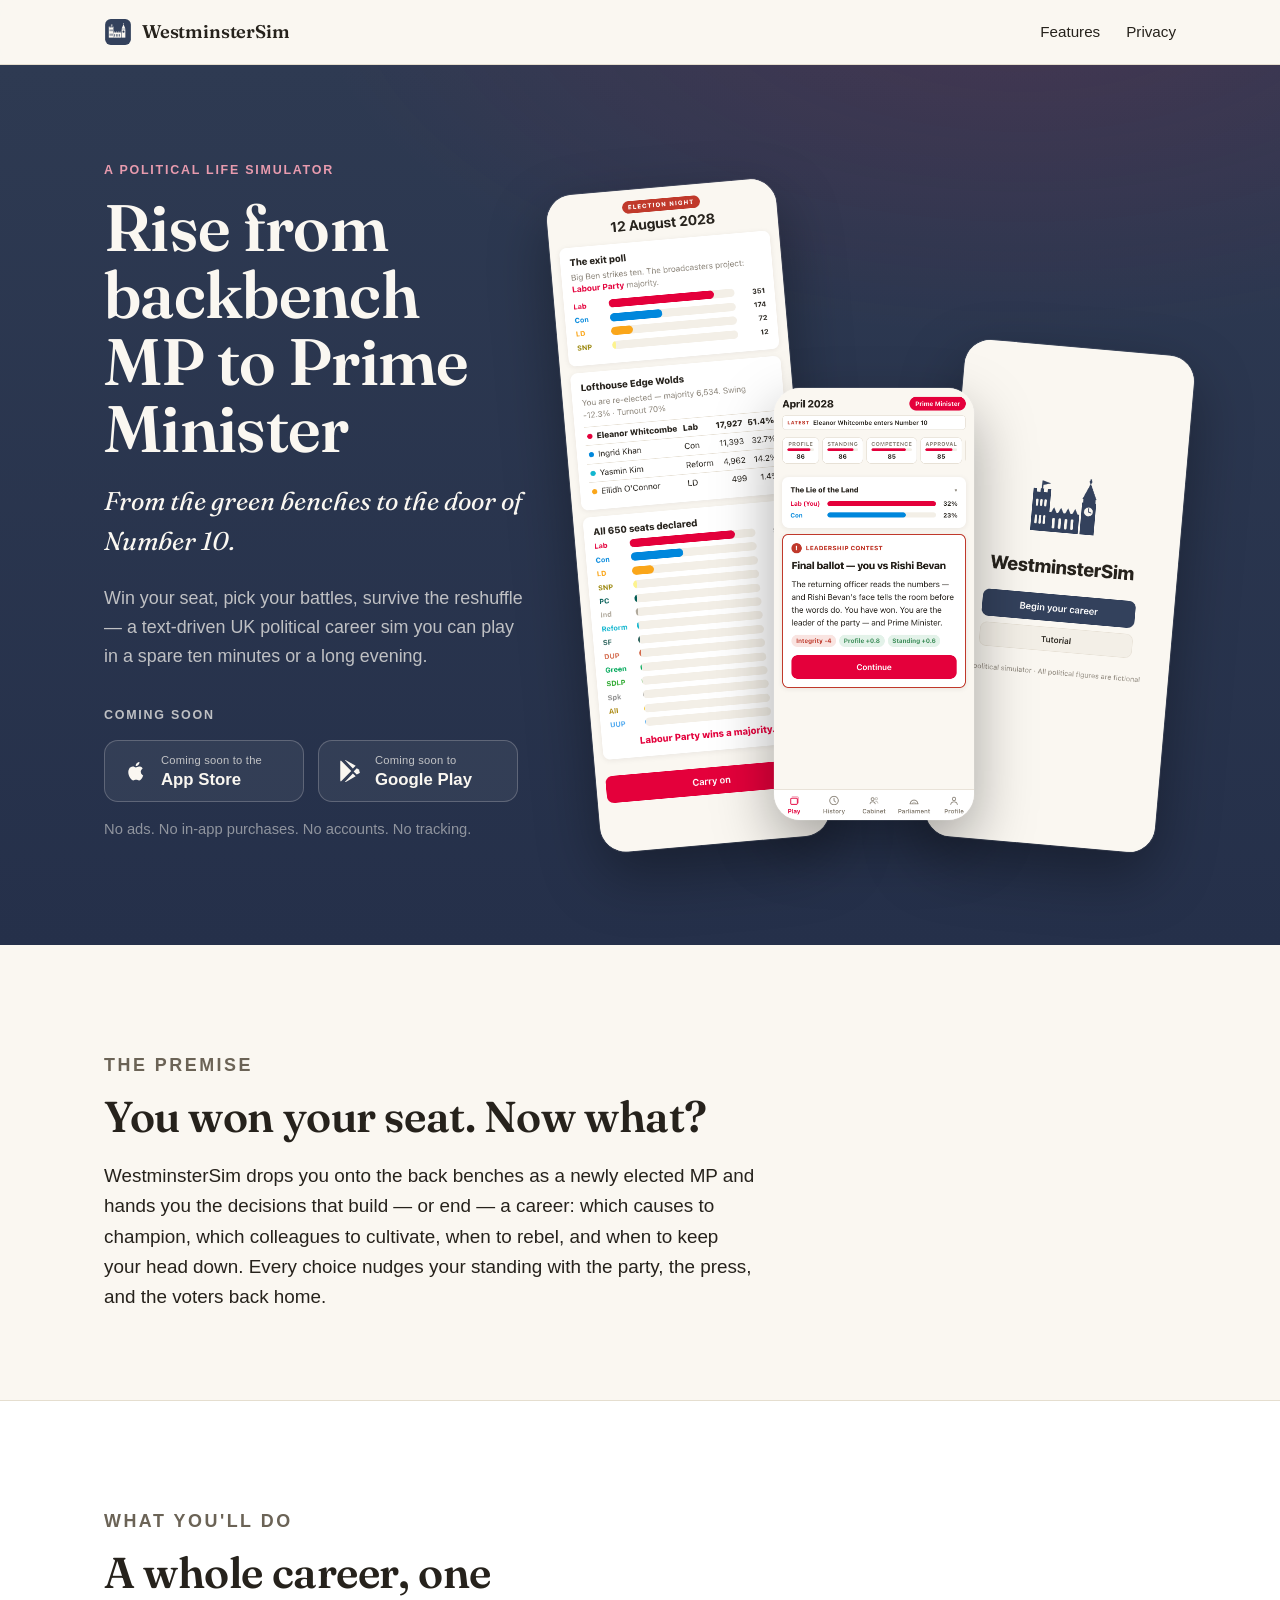
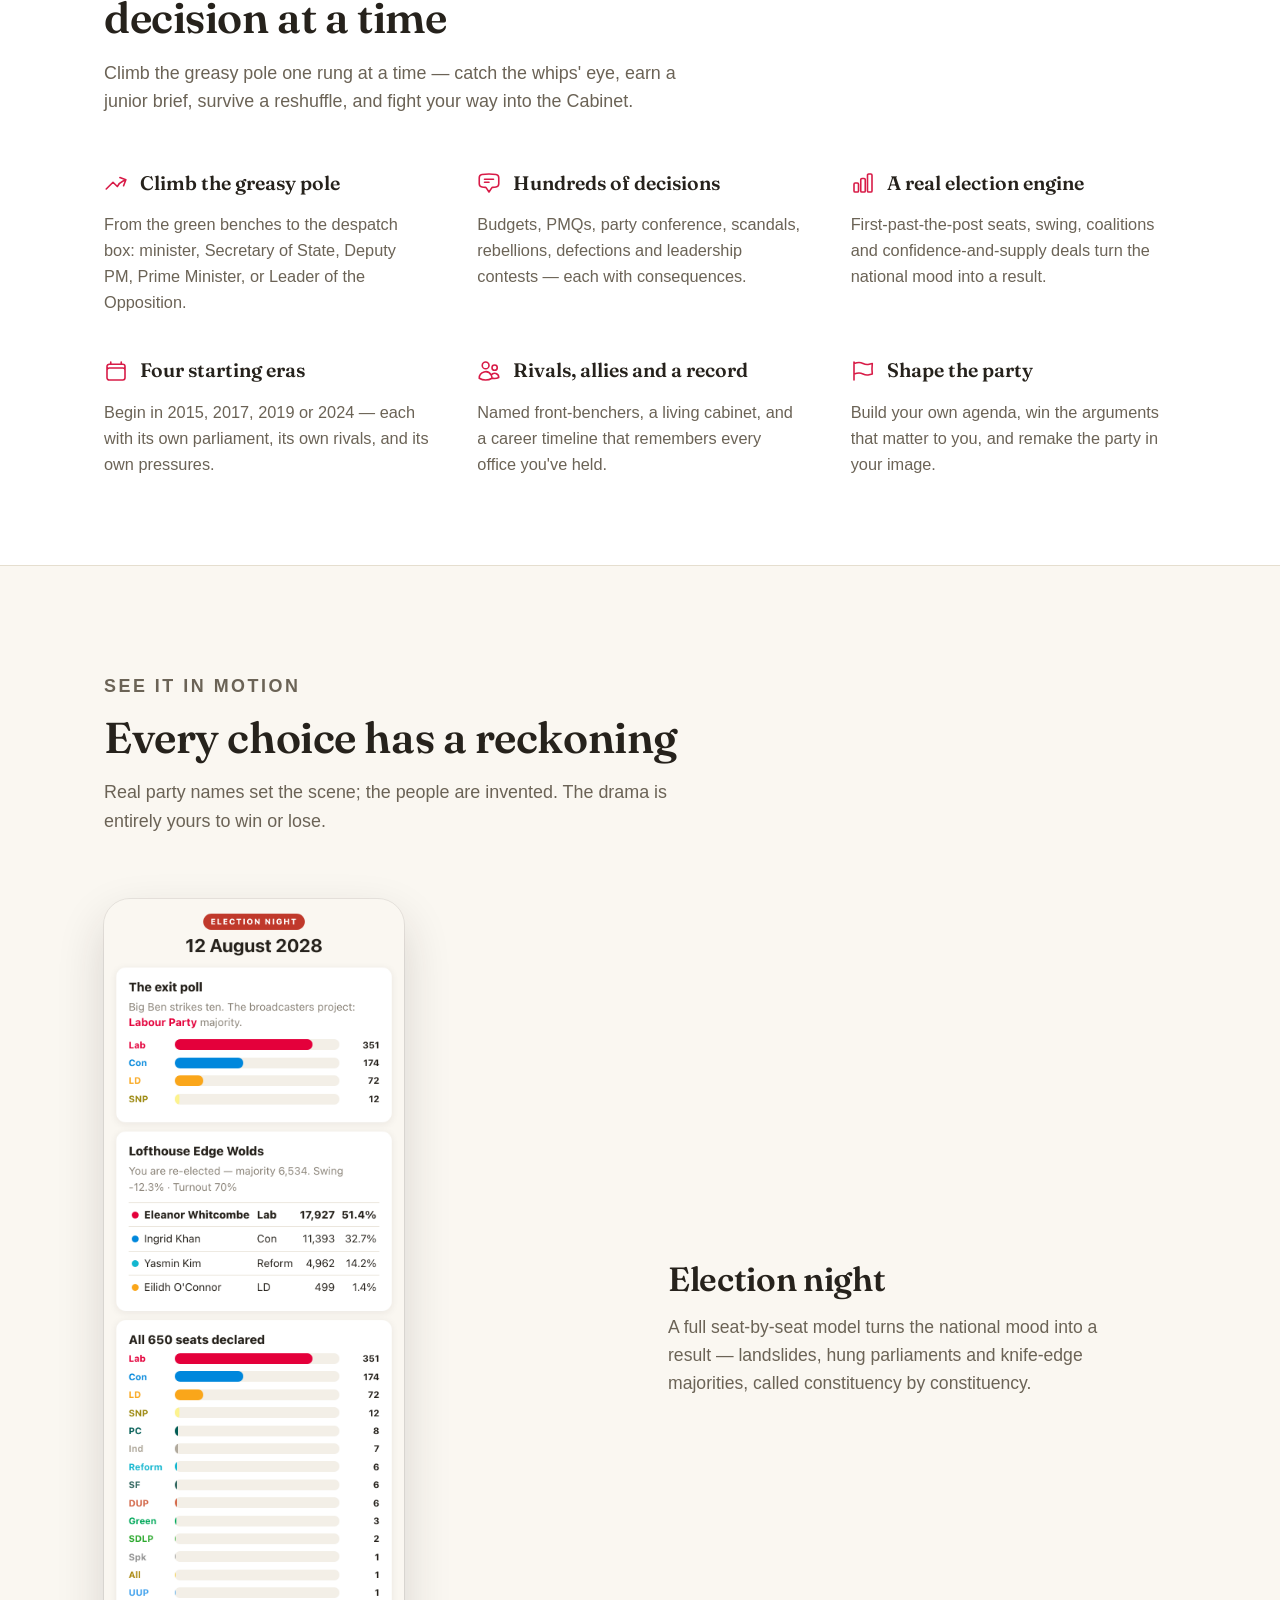
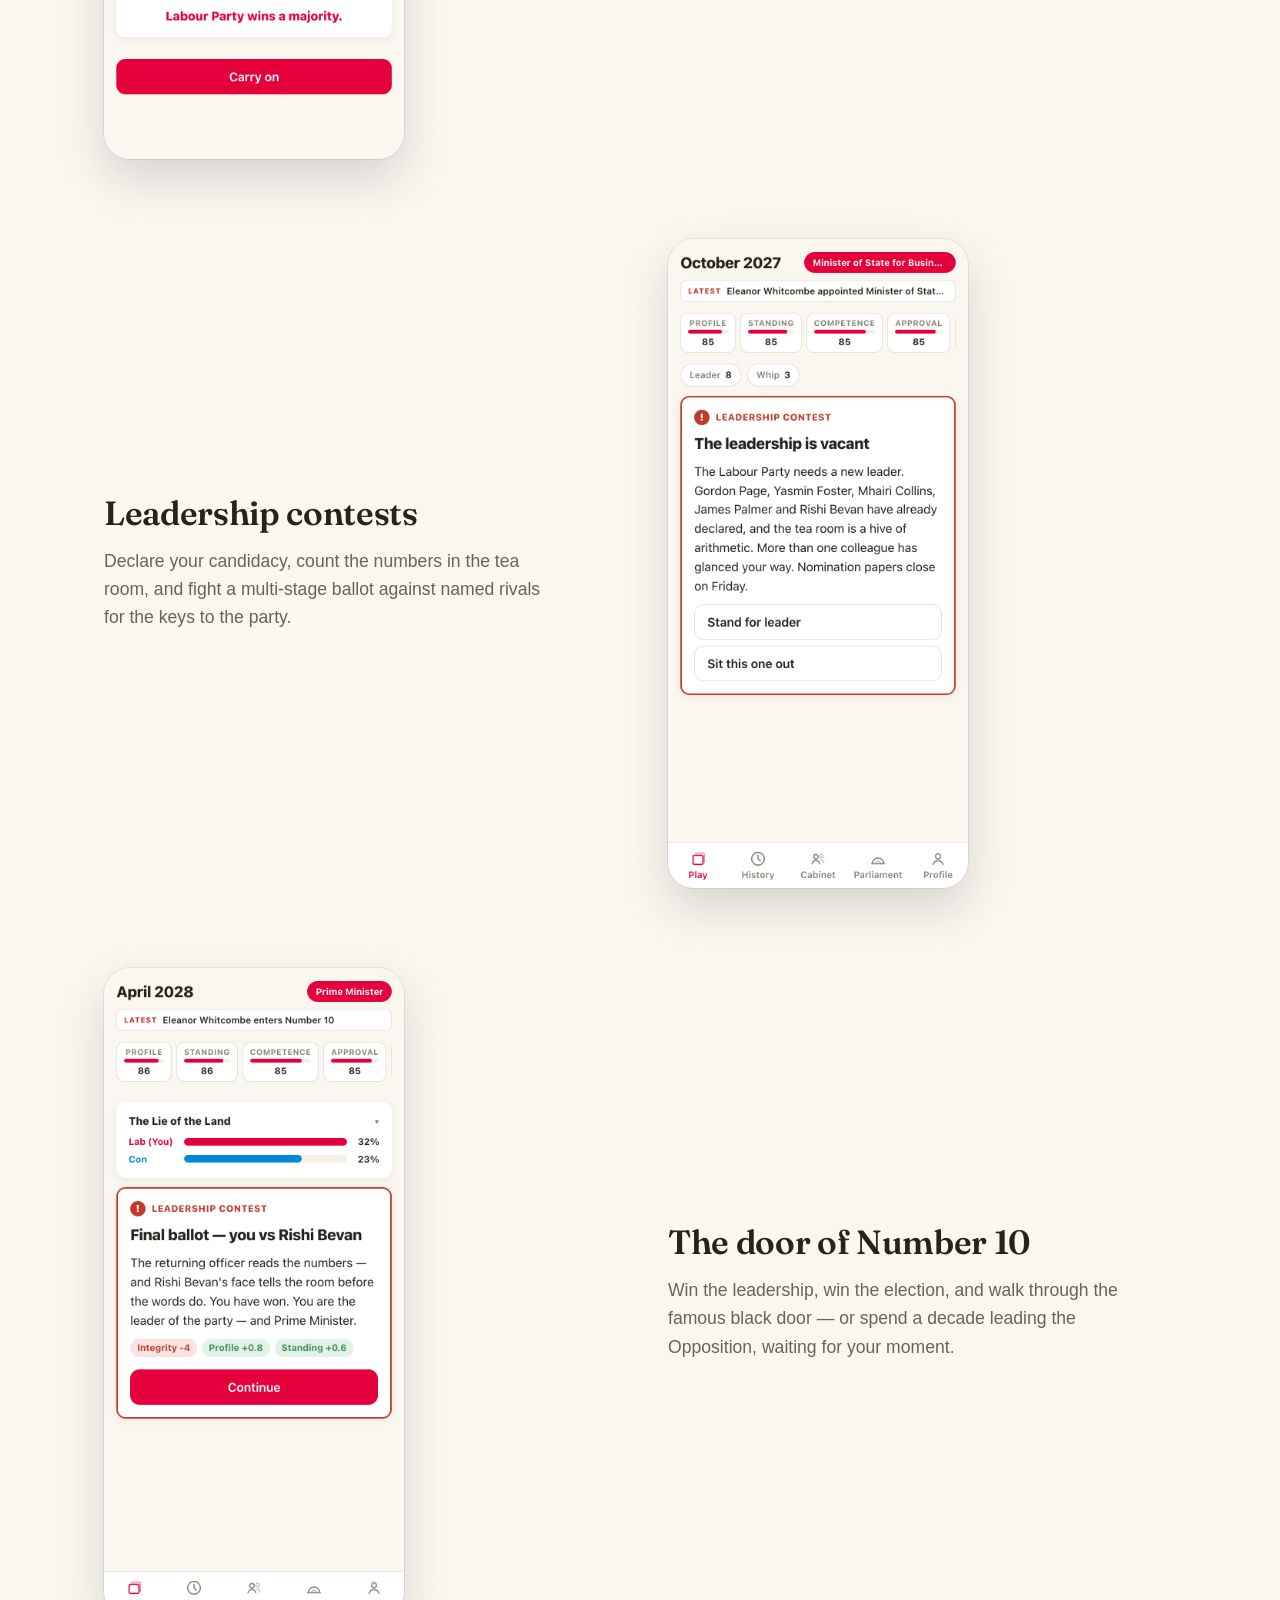
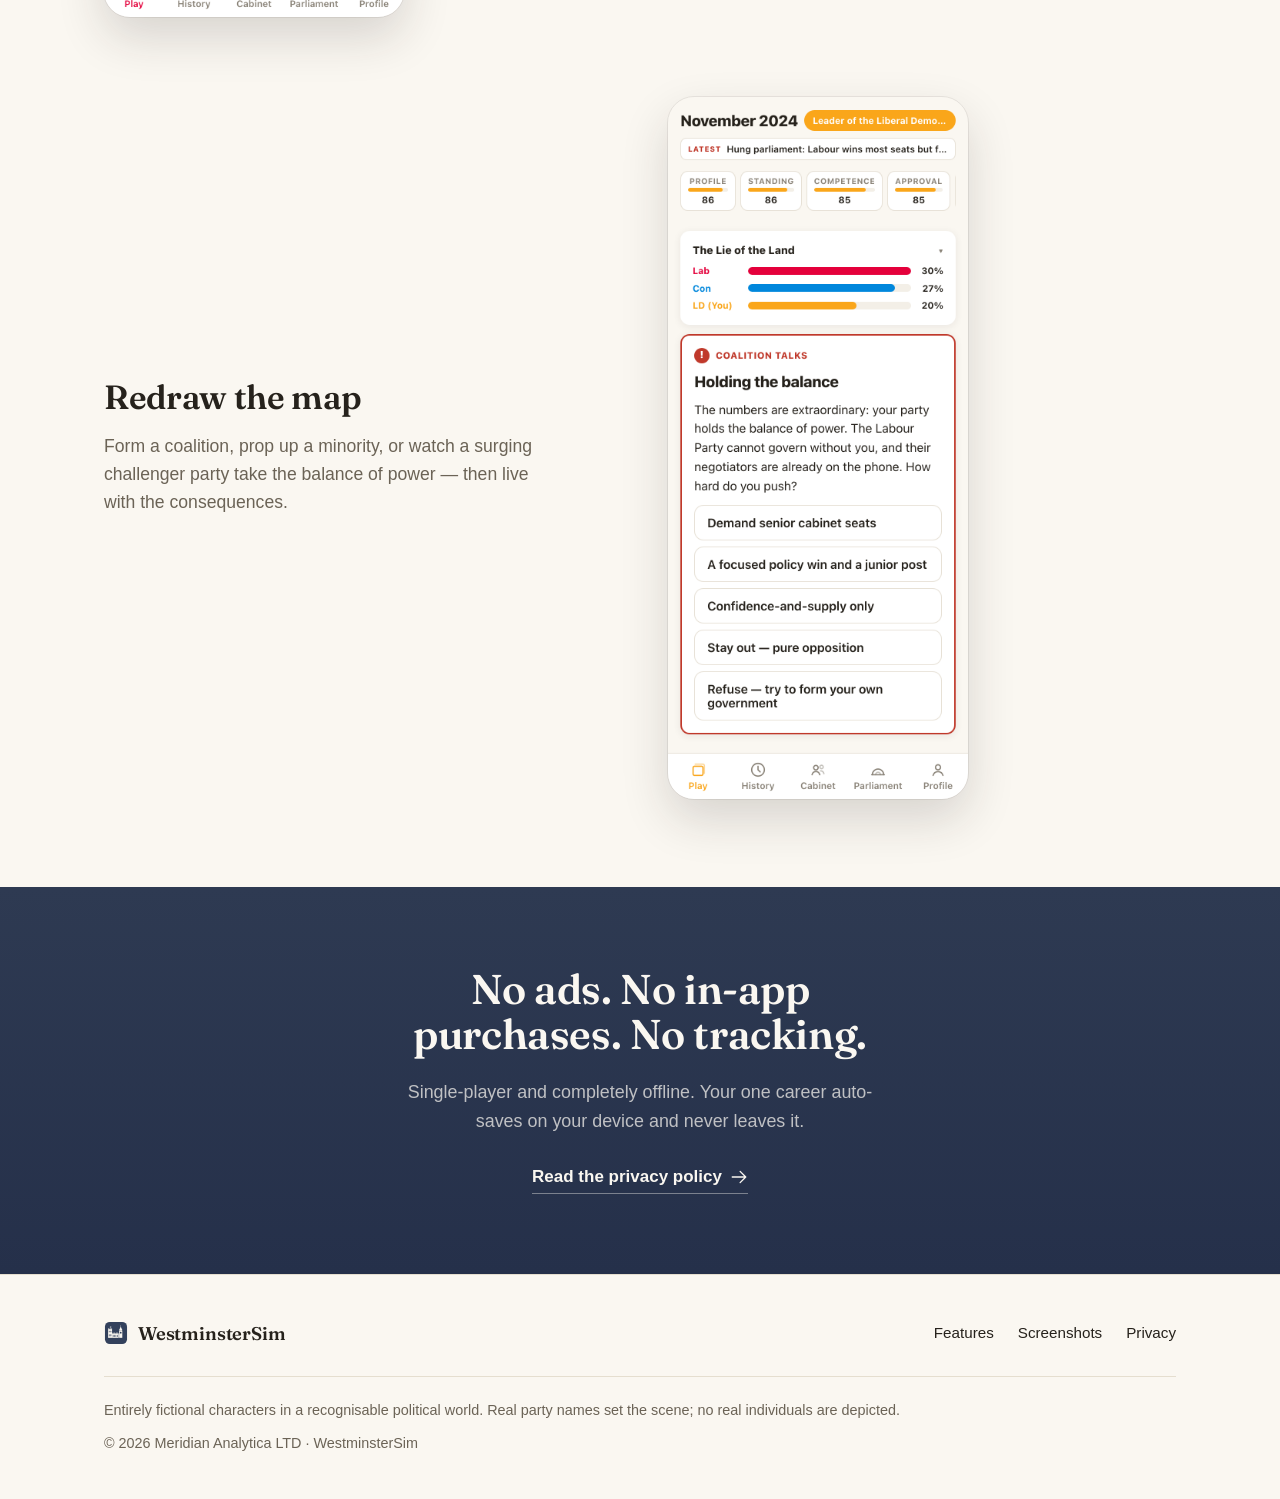
<file: index.html>
<!DOCTYPE html>
<html lang="en">
<head>
  <meta charset="UTF-8" />
  <meta name="viewport" content="width=device-width, initial-scale=1.0" />
  <title>WestminsterSim — From the Backbenches to Number 10</title>
  <meta name="description" content="A text-driven UK political career simulator. Win your seat, climb the ministerial ladder, fight elections, and maybe walk through the door of Number 10. No ads, no in-app purchases, no internet required." />
  <meta name="theme-color" content="#FAF7F1" />
  <link rel="icon" type="image/svg+xml" href="assets/favicon.svg" />
  <link rel="apple-touch-icon" href="assets/logo-180.png" />

  <!-- Open Graph / social. og:image is relative; swap for an absolute URL once the domain is known. -->
  <meta property="og:type" content="website" />
  <meta property="og:title" content="WestminsterSim — From the Backbenches to Number 10" />
  <meta property="og:description" content="A text-driven UK political career simulator. Climb from backbench MP to Prime Minister." />
  <meta property="og:image" content="assets/banner_hero.png" />
  <meta name="twitter:card" content="summary_large_image" />
  <meta name="twitter:title" content="WestminsterSim — From the Backbenches to Number 10" />
  <meta name="twitter:description" content="A text-driven UK political career simulator. Climb from backbench MP to Prime Minister." />
  <meta name="twitter:image" content="assets/banner_hero.png" />

  <link rel="preconnect" href="https://fonts.googleapis.com" />
  <link rel="preconnect" href="https://fonts.gstatic.com" crossorigin />
  <link href="https://fonts.googleapis.com/css2?family=Fraunces:ital,opsz,wght@0,9..144,400;0,9..144,600;1,9..144,500;1,9..144,600&display=swap" rel="stylesheet" />
  <link rel="stylesheet" href="styles.css" />
</head>
<body>
  <!-- ===================== Header ===================== -->
  <header class="site-header">
    <div class="container">
      <a class="brand" href="/" aria-label="Homepage">
        <img src="assets/favicon.svg" alt="" />
        <span>WestminsterSim</span>
      </a>
      <nav class="nav">
        <a class="nav-anchor" href="#features">Features</a>
        <a class="nav-anchor" href="privacy.html">Privacy</a>
      </nav>
    </div>
  </header>

  <main>
    <!-- ===================== Hero ===================== -->
    <section class="hero">
      <div class="container">
        <div class="hero-copy">
          <p class="eyebrow on-navy">A political life simulator</p>
          <h1>Rise from backbench MP to Prime Minister</h1>
          <p class="tagline">From the green benches to the door of Number 10.</p>
          <p class="lede">Win your seat, pick your battles, survive the reshuffle — a text-driven UK political career sim you can play in a spare ten minutes or a long evening.</p>

          <div class="availability">
            <p class="label">Coming soon</p>
            <div class="badges">
              <!-- Non-interactive placeholders. Wrap each in an <a href> with the store URL at launch. -->
              <span class="store-badge" role="img" aria-label="Coming soon to the App Store">
                <svg viewBox="0 0 24 24" aria-hidden="true"><path d="M16.36 12.78c-.02-2.13 1.74-3.15 1.82-3.2-.99-1.45-2.54-1.65-3.09-1.67-1.32-.13-2.57.77-3.24.77-.66 0-1.69-.75-2.78-.73-1.43.02-2.75.83-3.49 2.11-1.49 2.58-.38 6.4 1.07 8.49.71 1.02 1.56 2.17 2.67 2.13 1.07-.04 1.48-.69 2.77-.69 1.29 0 1.66.69 2.79.67 1.15-.02 1.88-1.04 2.59-2.07.81-1.19 1.15-2.34 1.16-2.4-.03-.01-2.23-.85-2.25-3.4ZM14.3 6.3c.59-.72.99-1.71.88-2.7-.85.03-1.88.57-2.49 1.28-.55.63-1.03 1.64-.9 2.6.95.08 1.92-.48 2.51-1.18Z"/></svg>
                <span><span class="small">Coming soon to the</span><span class="big">App Store</span></span>
              </span>
              <span class="store-badge" role="img" aria-label="Coming soon to Google Play">
                <svg viewBox="0 0 24 24" aria-hidden="true"><path d="M3.6 2.3a1.2 1.2 0 0 0-.6 1.05v17.3c0 .45.24.85.62 1.05l9.55-9.7L3.6 2.3Zm11.05 7.5 2.6-2.64-9.1-5.16c-.3-.17-.62-.18-.9-.07l7.4 7.87Zm0 4.4-7.42 7.9c.29.12.62.11.93-.06l9.08-5.15-2.59-2.69Zm5.9-3.4-2.32-1.32-2.86 2.92 2.86 2.92 2.33-1.32c.78-.45.78-1.43-.01-1.88Z"/></svg>
                <span><span class="small">Coming soon to</span><span class="big">Google Play</span></span>
              </span>
            </div>
            <p class="note">No ads. No in-app purchases. No accounts. No tracking.</p>
          </div>
        </div>

        <div class="hero-media">
          <div class="phones">
            <div class="phone"><img src="assets/shots/04b_election_results.png" alt="Election-night results screen showing seat tallies across UK parties" /></div>
            <div class="phone"><img src="assets/shots/08_becoming_pm.png" alt="Leadership ballot screen announcing the player has become Prime Minister" /></div>
            <div class="phone"><img src="assets/shots/00_title.png" alt="WestminsterSim title screen" /></div>
          </div>
        </div>
      </div>
    </section>

    <!-- ===================== Pitch ===================== -->
    <section class="section pitch">
      <div class="container heading-group">
        <p class="eyebrow">The premise</p>
        <h2>You won your seat. Now what?</h2>
        <p class="body">WestminsterSim drops you onto the back benches as a newly elected MP and hands you the decisions that build — or end — a career: which causes to champion, which colleagues to cultivate, when to rebel, and when to keep your head down. Every choice nudges your standing with the party, the press, and the voters back home.</p>
      </div>
    </section>

    <!-- ===================== Features ===================== -->
    <section class="section features" id="features">
      <div class="container">
        <div class="heading-group">
          <p class="eyebrow">What you'll do</p>
          <h2>A whole career, one decision at a time</h2>
          <p>Climb the greasy pole one rung at a time — catch the whips' eye, earn a junior brief, survive a reshuffle, and fight your way into the Cabinet.</p>
        </div>

        <dl class="feature-grid">
          <div class="feature">
            <dt>
              <svg viewBox="0 0 24 24" fill="none" stroke="currentColor" stroke-width="1.6" stroke-linecap="round" stroke-linejoin="round" aria-hidden="true"><path d="M2.25 18 9 11.25l4.306 4.307a11.95 11.95 0 0 1 5.814-5.518l2.74-1.22m0 0-5.94-2.281m5.94 2.28-2.28 5.941"/></svg>
              Climb the greasy pole
            </dt>
            <dd>From the green benches to the despatch box: minister, Secretary of State, Deputy PM, Prime Minister, or Leader of the Opposition.</dd>
          </div>
          <div class="feature">
            <dt>
              <svg viewBox="0 0 24 24" fill="none" stroke="currentColor" stroke-width="1.6" stroke-linecap="round" stroke-linejoin="round" aria-hidden="true"><path d="M7.5 8.25h9m-9 3H12m-9.75 1.51c0 1.6 1.123 2.994 2.707 3.227 1.129.166 2.27.293 3.423.379.35.026.67.21.865.501L12 21l2.755-4.133a1.14 1.14 0 0 1 .865-.501 48.17 48.17 0 0 0 3.423-.379c1.584-.233 2.707-1.626 2.707-3.228V6.741c0-1.602-1.123-2.995-2.707-3.228A48.39 48.39 0 0 0 12 3c-2.392 0-4.744.175-7.043.513C3.373 3.746 2.25 5.14 2.25 6.741v6.018Z"/></svg>
              Hundreds of decisions
            </dt>
            <dd>Budgets, PMQs, party conference, scandals, rebellions, defections and leadership contests — each with consequences.</dd>
          </div>
          <div class="feature">
            <dt>
              <svg viewBox="0 0 24 24" fill="none" stroke="currentColor" stroke-width="1.6" stroke-linecap="round" stroke-linejoin="round" aria-hidden="true"><path d="M3 13.125C3 12.504 3.504 12 4.125 12h2.25c.621 0 1.125.504 1.125 1.125v6.75C7.5 20.496 6.996 21 6.375 21h-2.25A1.125 1.125 0 0 1 3 19.875v-6.75ZM9.75 8.625c0-.621.504-1.125 1.125-1.125h2.25c.621 0 1.125.504 1.125 1.125v11.25c0 .621-.504 1.125-1.125 1.125h-2.25a1.125 1.125 0 0 1-1.125-1.125V8.625ZM16.5 4.125c0-.621.504-1.125 1.125-1.125h2.25C20.496 3 21 3.504 21 4.125v15.75c0 .621-.504 1.125-1.125 1.125h-2.25a1.125 1.125 0 0 1-1.125-1.125V4.125Z"/></svg>
              A real election engine
            </dt>
            <dd>First-past-the-post seats, swing, coalitions and confidence-and-supply deals turn the national mood into a result.</dd>
          </div>
          <div class="feature">
            <dt>
              <svg viewBox="0 0 24 24" fill="none" stroke="currentColor" stroke-width="1.6" stroke-linecap="round" stroke-linejoin="round" aria-hidden="true"><path d="M6.75 3v2.25M17.25 3v2.25M3 18.75V7.5a2.25 2.25 0 0 1 2.25-2.25h13.5A2.25 2.25 0 0 1 21 7.5v11.25m-18 0A2.25 2.25 0 0 0 5.25 21h13.5A2.25 2.25 0 0 0 21 18.75m-18 0v-7.5A2.25 2.25 0 0 1 5.25 9h13.5A2.25 2.25 0 0 1 21 11.25v7.5"/></svg>
              Four starting eras
            </dt>
            <dd>Begin in 2015, 2017, 2019 or 2024 — each with its own parliament, its own rivals, and its own pressures.</dd>
          </div>
          <div class="feature">
            <dt>
              <svg viewBox="0 0 24 24" fill="none" stroke="currentColor" stroke-width="1.6" stroke-linecap="round" stroke-linejoin="round" aria-hidden="true"><path d="M15 19.128a9.38 9.38 0 0 0 2.625.372 9.337 9.337 0 0 0 4.121-.952 4.125 4.125 0 0 0-7.533-2.493M15 19.128v-.003c0-1.113-.285-2.16-.786-3.07M15 19.128v.106A12.32 12.32 0 0 1 8.624 21c-2.331 0-4.512-.645-6.374-1.766l-.001-.109a6.375 6.375 0 0 1 11.964-3.07M12 6.375a3.375 3.375 0 1 1-6.75 0 3.375 3.375 0 0 1 6.75 0Zm8.25 2.25a2.625 2.625 0 1 1-5.25 0 2.625 2.625 0 0 1 5.25 0Z"/></svg>
              Rivals, allies and a record
            </dt>
            <dd>Named front-benchers, a living cabinet, and a career timeline that remembers every office you've held.</dd>
          </div>
          <div class="feature">
            <dt>
              <svg viewBox="0 0 24 24" fill="none" stroke="currentColor" stroke-width="1.6" stroke-linecap="round" stroke-linejoin="round" aria-hidden="true"><path d="M3 3v1.5M3 21v-6m0 0 2.77-.693a9 9 0 0 1 6.208.682l.108.054a9 9 0 0 0 6.086.71l3.114-.732a48.524 48.524 0 0 1-.005-10.499l-3.11.732a9 9 0 0 1-6.085-.711l-.108-.054a9 9 0 0 0-6.208-.682L3 4.5M3 15V4.5"/></svg>
              Shape the party
            </dt>
            <dd>Build your own agenda, win the arguments that matter to you, and remake the party in your image.</dd>
          </div>
        </dl>
      </div>
    </section>

    <!-- ===================== Showcase ===================== -->
    <section class="section showcase" id="screenshots">
      <div class="container">
        <div class="heading-group">
          <p class="eyebrow">See it in motion</p>
          <h2>Every choice has a reckoning</h2>
          <p>Real party names set the scene; the people are invented. The drama is entirely yours to win or lose.</p>
        </div>

        <div class="show-row">
          <div class="show-media"><div class="phone"><img src="assets/shots/04b_election_results.png" alt="" /></div></div>
          <div class="show-text">
            <h3>Election night</h3>
            <p>A full seat-by-seat model turns the national mood into a result — landslides, hung parliaments and knife-edge majorities, called constituency by constituency.</p>
          </div>
        </div>

        <div class="show-row reverse">
          <div class="show-media"><div class="phone"><img src="assets/shots/07_leadership_contest.png" alt="" /></div></div>
          <div class="show-text">
            <h3>Leadership contests</h3>
            <p>Declare your candidacy, count the numbers in the tea room, and fight a multi-stage ballot against named rivals for the keys to the party.</p>
          </div>
        </div>

        <div class="show-row">
          <div class="show-media"><div class="phone"><img src="assets/shots/08_becoming_pm.png" alt="" /></div></div>
          <div class="show-text">
            <h3>The door of Number 10</h3>
            <p>Win the leadership, win the election, and walk through the famous black door — or spend a decade leading the Opposition, waiting for your moment.</p>
          </div>
        </div>

        <div class="show-row reverse">
          <div class="show-media"><div class="phone"><img src="assets/shots/11_coalition.png" alt="" /></div></div>
          <div class="show-text">
            <h3>Redraw the map</h3>
            <p>Form a coalition, prop up a minority, or watch a surging challenger party take the balance of power — then live with the consequences.</p>
          </div>
        </div>
      </div>
    </section>

    <!-- ===================== Trust strip ===================== -->
    <section class="trust">
      <div class="container">
        <h2>No ads. No in-app purchases. No tracking.</h2>
        <p>Single-player and completely offline. Your one career auto-saves on your device and never leaves it.</p>
        <a class="privacy-link" href="privacy.html">Read the privacy policy
          <svg viewBox="0 0 24 24" fill="none" stroke="currentColor" stroke-width="1.8" stroke-linecap="round" stroke-linejoin="round" width="18" height="18" aria-hidden="true"><path d="M13.5 4.5 21 12m0 0-7.5 7.5M21 12H3"/></svg>
        </a>
      </div>
    </section>
  </main>

  <!-- ===================== Footer ===================== -->
  <footer class="site-footer">
    <div class="container">
      <div class="footer-top">
        <a class="brand" href="/" aria-label="Homepage">
          <img src="assets/favicon.svg" alt="" />
          <span>WestminsterSim</span>
        </a>
        <nav class="footer-links">
          <a href="#features">Features</a>
          <a href="#screenshots">Screenshots</a>
          <a href="privacy.html">Privacy</a>
        </nav>
      </div>
      <div class="footer-fine">
        <span>Entirely fictional characters in a recognisable political world. Real party names set the scene; no real individuals are depicted.</span>
        <span>© 2026 Meridian Analytica LTD · WestminsterSim</span>
      </div>
    </div>
  </footer>
</body>
</html>
</file>
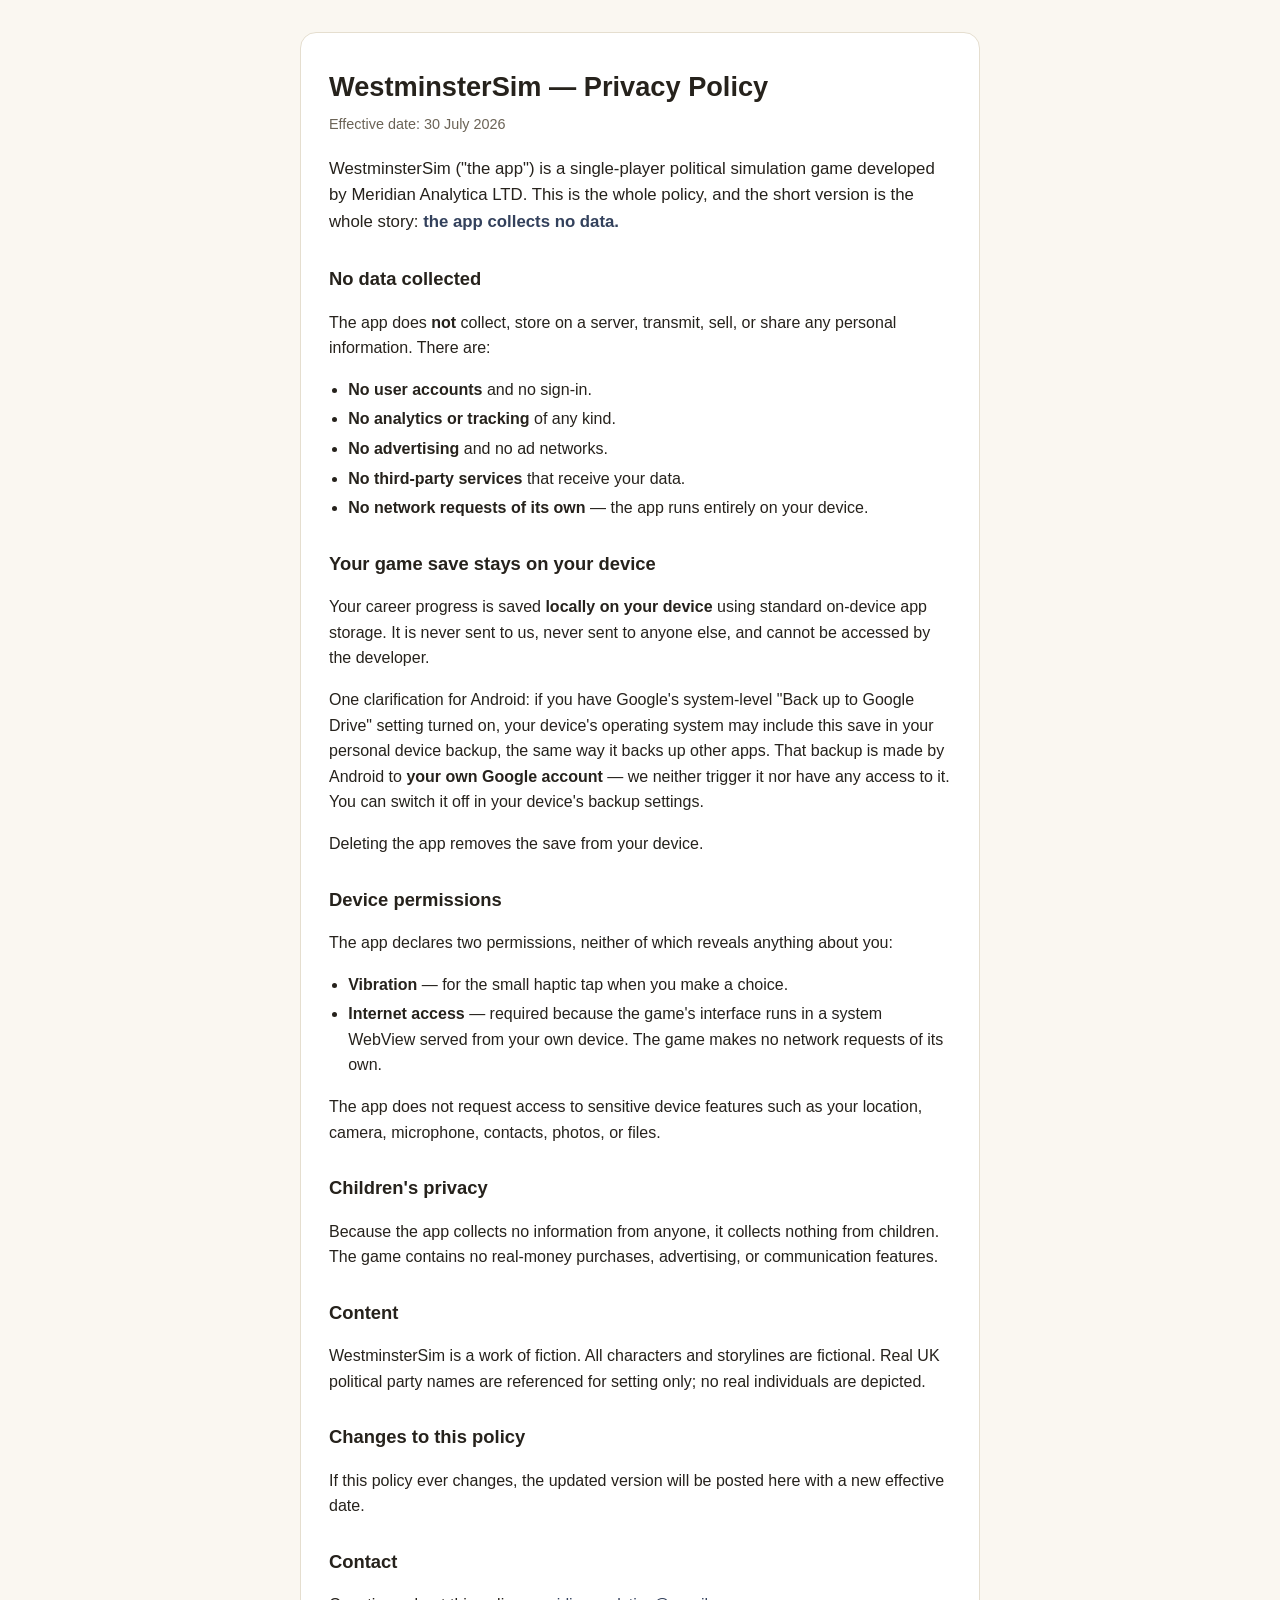
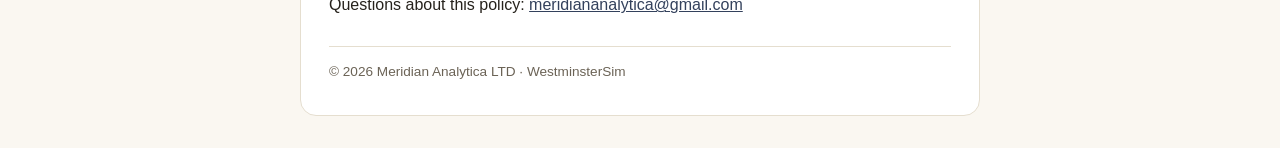
<file: privacy.html>
<!DOCTYPE html>
<html lang="en">
<head>
  <meta charset="UTF-8" />
  <meta name="viewport" content="width=device-width, initial-scale=1.0" />
  <title>WestminsterSim — Privacy Policy</title>
  <meta name="description" content="Privacy policy for WestminsterSim. The app collects no data." />
  <style>
    :root { --bg: #FAF7F1; --surface: #FFFFFF; --ink: #26221C; --muted: #6B6356; --line: #E5DECF; --accent: #33415C; }
    * { box-sizing: border-box; }
    html, body { margin: 0; }
    body {
      background: var(--bg); color: var(--ink);
      font-family: -apple-system, BlinkMacSystemFont, "Segoe UI", Roboto, Helvetica, Arial, sans-serif;
      line-height: 1.6; padding: 32px 18px;
    }
    main { max-width: 680px; margin: 0 auto; background: var(--surface);
      border: 1px solid var(--line); border-radius: 16px; padding: 32px 28px; }
    h1 { font-size: 1.7rem; margin: 0 0 4px; }
    h2 { font-size: 1.15rem; margin: 28px 0 8px; }
    .eff { color: var(--muted); font-size: 0.9rem; margin: 0 0 20px; }
    .lede { font-size: 1.05rem; }
    .lede strong { color: var(--accent); }
    ul { padding-left: 1.2em; }
    li { margin: 4px 0; }
    a { color: var(--accent); }
    footer { color: var(--muted); font-size: 0.85rem; margin-top: 28px; border-top: 1px solid var(--line); padding-top: 14px; }
  </style>
</head>
<body>
  <main>
    <h1>WestminsterSim — Privacy Policy</h1>
    <p class="eff">Effective date: 30 July 2026</p>

    <p class="lede">WestminsterSim ("the app") is a single‑player political simulation game developed by
      Meridian Analytica LTD. This is the whole policy, and the short version is the whole story:
      <strong>the app collects no data.</strong></p>

    <h2>No data collected</h2>
    <p>The app does <strong>not</strong> collect, store on a server, transmit, sell, or share any
      personal information. There are:</p>
    <ul>
      <li><strong>No user accounts</strong> and no sign‑in.</li>
      <li><strong>No analytics or tracking</strong> of any kind.</li>
      <li><strong>No advertising</strong> and no ad networks.</li>
      <li><strong>No third‑party services</strong> that receive your data.</li>
      <li><strong>No network requests of its own</strong> — the app runs entirely on your device.</li>
    </ul>

    <h2>Your game save stays on your device</h2>
    <p>Your career progress is saved <strong>locally on your device</strong> using standard on‑device
      app storage. It is never sent to us, never sent to anyone else, and cannot be accessed by the
      developer.</p>
    <p>One clarification for Android: if you have Google's system‑level "Back up to Google Drive"
      setting turned on, your device's operating system may include this save in your personal device
      backup, the same way it backs up other apps. That backup is made by Android to
      <strong>your own Google account</strong> — we neither trigger it nor have any access to it. You
      can switch it off in your device's backup settings.</p>
    <p>Deleting the app removes the save from your device.</p>

    <h2>Device permissions</h2>
    <p>The app declares two permissions, neither of which reveals anything about you:</p>
    <ul>
      <li><strong>Vibration</strong> — for the small haptic tap when you make a choice.</li>
      <li><strong>Internet access</strong> — required because the game's interface runs in a system
        WebView served from your own device. The game makes no network requests of its own.</li>
    </ul>
    <p>The app does not request access to sensitive device features such as your location, camera,
      microphone, contacts, photos, or files.</p>

    <h2>Children's privacy</h2>
    <p>Because the app collects no information from anyone, it collects nothing from children. The game
      contains no real‑money purchases, advertising, or communication features.</p>

    <h2>Content</h2>
    <p>WestminsterSim is a work of fiction. All characters and storylines are fictional. Real UK
      political party names are referenced for setting only; no real individuals are depicted.</p>

    <h2>Changes to this policy</h2>
    <p>If this policy ever changes, the updated version will be posted here with a new effective date.</p>

    <h2>Contact</h2>
    <p>Questions about this policy: <a href="mailto:meridiananalytica@gmail.com">meridiananalytica@gmail.com</a></p>

    <footer>© 2026 Meridian Analytica LTD · WestminsterSim</footer>
  </main>
</body>
</html>
</file>
<file: styles.css>
/* WestminsterSim — landing page styles
   Palette extends the game's own tokens (see docs/privacy.html). */

:root {
  --bg: #FAF7F1;          /* cream page background */
  --navy: #2E3A52;        /* hero / dark sections */
  --navy-deep: #25304a;   /* gradient foot */
  --surface: #FFFFFF;
  --ink: #26221C;
  --muted: #6B6356;
  --line: #E5DECF;
  --accent: #33415C;      /* slate-blue links */
  --red: #D81B47;         /* crimson, sampled from the game's primary buttons */
  --cream: #FAF7F1;
  --cream-dim: rgba(250, 247, 241, 0.72);
  --cream-faint: rgba(250, 247, 241, 0.5);

  --maxw: 1120px;
  --radius-card: 16px;

  --font-display: "Fraunces", "Iowan Old Style", Georgia, "Times New Roman", serif;
  --font-sans: -apple-system, BlinkMacSystemFont, "Segoe UI", Roboto, Helvetica, Arial, sans-serif;
}

* { box-sizing: border-box; }
html { scroll-behavior: smooth; }
body {
  margin: 0;
  background: var(--bg);
  color: var(--ink);
  font-family: var(--font-sans);
  font-size: 17px;
  line-height: 1.6;
  -webkit-font-smoothing: antialiased;
  text-rendering: optimizeLegibility;
}
img { display: block; max-width: 100%; }
a { color: var(--accent); }

h1, h2, h3 {
  font-family: var(--font-display);
  font-weight: 600;
  font-optical-sizing: auto;
  letter-spacing: -0.01em;
  text-wrap: balance;
  margin: 0;
}
p { text-wrap: pretty; }

.container {
  max-width: var(--maxw);
  margin-inline: auto;
  padding-inline: 24px;
}

/* eyebrow */
.eyebrow {
  font-family: var(--font-sans);
  font-size: 0.78rem;
  font-weight: 600;
  letter-spacing: 0.14em;
  text-transform: uppercase;
  color: var(--red);
  margin: 0 0 14px;
}
.eyebrow.on-navy { color: #E89BAE; }

/* ---------- header ---------- */
.site-header {
  position: sticky;
  top: 0;
  z-index: 20;
  background: rgba(250, 247, 241, 0.85);
  backdrop-filter: saturate(140%) blur(10px);
  border-bottom: 1px solid var(--line);
}
.site-header .container {
  display: flex;
  align-items: center;
  justify-content: space-between;
  height: 64px;
  gap: 16px;
}
.brand {
  display: inline-flex;
  align-items: center;
  gap: 10px;
  text-decoration: none;
  color: var(--ink);
}
.brand img { height: 28px; width: 28px; }
.brand span {
  font-family: var(--font-display);
  font-weight: 600;
  font-size: 1.05rem;
  letter-spacing: -0.01em;
}
.nav {
  display: flex;
  align-items: center;
  gap: 26px;
}
.nav a {
  color: var(--ink);
  text-decoration: none;
  font-size: 0.95rem;
  font-weight: 500;
}
.nav a:hover { color: var(--red); }
.nav .nav-anchor { display: none; }
.gh-link {
  display: inline-flex;
  align-items: center;
  gap: 7px;
  border: 1px solid var(--ink);
  border-radius: 999px;
  padding: 7px 14px;
  font-size: 0.9rem;
}
.gh-link svg { width: 16px; height: 16px; }

/* ---------- hero ---------- */
.hero {
  background:
    radial-gradient(1200px 600px at 80% -10%, rgba(216, 27, 71, 0.14), transparent 60%),
    linear-gradient(180deg, var(--navy) 0%, var(--navy-deep) 100%);
  color: var(--cream);
  overflow: hidden;
}
.hero .container {
  display: grid;
  grid-template-columns: minmax(0, 1fr);
  gap: 48px;
  padding-top: 72px;
  padding-bottom: 80px;
}
.hero h1 {
  color: var(--cream);
  font-size: clamp(2.6rem, 6vw, 4.1rem);
  line-height: 1.02;
  max-width: 16ch;
}
.hero .tagline {
  font-family: var(--font-display);
  font-style: italic;
  font-size: clamp(1.25rem, 2.4vw, 1.6rem);
  color: var(--cream);
  margin: 18px 0 0;
  max-width: 30ch;
}
.hero .lede {
  color: var(--cream-dim);
  font-size: 1.12rem;
  margin: 22px 0 0;
  max-width: 46ch;
}

/* availability block */
.availability { margin-top: 36px; }
.availability .label {
  font-size: 0.78rem;
  font-weight: 600;
  letter-spacing: 0.14em;
  text-transform: uppercase;
  color: var(--cream-dim);
  margin: 0 0 14px;
}
.badges { display: flex; flex-wrap: wrap; gap: 14px; }
.store-badge {
  display: inline-flex;
  align-items: center;
  gap: 12px;
  background: rgba(250, 247, 241, 0.06);
  border: 1px solid rgba(250, 247, 241, 0.22);
  border-radius: 14px;
  padding: 11px 18px;
  color: var(--cream);
  min-width: 200px;
}
.store-badge svg { width: 26px; height: 26px; flex: 0 0 auto; fill: var(--cream); }
.store-badge .small { display: block; font-size: 0.7rem; color: var(--cream-dim); letter-spacing: 0.02em; }
.store-badge .big { display: block; font-size: 1.05rem; font-weight: 600; line-height: 1.15; }
.availability .note {
  margin: 16px 0 0;
  font-size: 0.92rem;
  color: var(--cream-faint);
}
.hero-actions { margin-top: 26px; }
.btn-outline {
  display: inline-flex;
  align-items: center;
  gap: 9px;
  border: 1px solid rgba(250, 247, 241, 0.45);
  border-radius: 999px;
  padding: 11px 20px;
  color: var(--cream);
  text-decoration: none;
  font-weight: 600;
  font-size: 0.96rem;
}
.btn-outline:hover { border-color: var(--cream); background: rgba(250, 247, 241, 0.06); }
.btn-outline svg { width: 17px; height: 17px; fill: var(--cream); }

/* phone cluster */
.phones {
  display: flex;
  justify-content: center;
  align-items: flex-end;
  gap: 0;
}
.phone {
  border-radius: 26px;
  overflow: hidden;
  background: var(--bg);
  outline: 1px solid rgba(255, 255, 255, 0.1);
  box-shadow: 0 24px 60px rgba(0, 0, 0, 0.35);
  width: 200px;
}
.phone img { width: 100%; height: auto; }
/* Mobile: the same fanned three-phone cluster as desktop, scaled to fit. */
.hero .phones .phone { width: 124px; border-radius: 18px; }
.hero .phones .phone:nth-child(1) { transform: rotate(-5deg) translateY(9px); margin-right: -16px; z-index: 1; }
.hero .phones .phone:nth-child(2) { transform: translateY(-7px); z-index: 3; }
.hero .phones .phone:nth-child(3) { transform: rotate(5deg) translateY(9px); margin-left: -16px; z-index: 1; }

/* ---------- generic section ---------- */
.section { padding-block: 88px; }
.section.tight { padding-block: 72px; }
.heading-group .eyebrow { margin-bottom: 14px; }
.heading-group h2 {
  font-size: clamp(2rem, 4vw, 2.7rem);
  line-height: 1.05;
  max-width: 22ch;
}
.heading-group p {
  color: var(--muted);
  font-size: 1.12rem;
  margin: 18px 0 0;
  max-width: 60ch;
}

/* pitch */
.pitch p.body {
  font-size: 1.18rem;
  color: var(--ink);
  max-width: 62ch;
  margin: 22px 0 0;
}

/* ---------- features ---------- */
.features { background: var(--surface); border-block: 1px solid var(--line); }
.feature-grid {
  margin: 52px 0 0;
  display: grid;
  grid-template-columns: 1fr;
  gap: 40px 48px;
}
.feature dt {
  display: flex;
  align-items: center;
  gap: 12px;
  font-family: var(--font-display);
  font-weight: 600;
  font-size: 1.22rem;
  color: var(--ink);
}
.feature dt svg {
  width: 24px;
  height: 24px;
  flex: 0 0 auto;
  stroke: var(--red);
  fill: none;
}
.feature dd {
  margin: 12px 0 0;
  color: var(--muted);
  font-size: 1.02rem;
}

/* ---------- showcase ---------- */
.showcase .heading-group { margin-bottom: 64px; }
.show-row {
  display: grid;
  grid-template-columns: 1fr;
  gap: 32px;
  align-items: center;
}
.show-row + .show-row { margin-top: 80px; }
.show-row .phone {
  box-shadow: 0 20px 48px rgba(38, 34, 28, 0.16);
  outline: 1px solid rgba(38, 34, 28, 0.08);
  justify-self: center;
  width: 270px;
}
.show-text h3 {
  font-size: clamp(1.7rem, 3vw, 2.1rem);
  line-height: 1.08;
  max-width: 18ch;
}
.show-text p {
  color: var(--muted);
  font-size: 1.1rem;
  margin: 16px 0 0;
  max-width: 46ch;
}

/* ---------- trust strip ---------- */
.trust {
  background: linear-gradient(180deg, var(--navy) 0%, var(--navy-deep) 100%);
  color: var(--cream);
  text-align: center;
}
.trust .container { padding-block: 80px; }
.trust h2 {
  color: var(--cream);
  font-size: clamp(1.9rem, 3.6vw, 2.6rem);
  line-height: 1.1;
  max-width: 22ch;
  margin-inline: auto;
}
.trust p {
  color: var(--cream-dim);
  font-size: 1.12rem;
  max-width: 50ch;
  margin: 20px auto 0;
}
.trust .privacy-link {
  display: inline-flex;
  align-items: center;
  gap: 8px;
  margin-top: 28px;
  color: var(--cream);
  font-weight: 600;
  text-decoration: none;
  border-bottom: 1px solid rgba(250, 247, 241, 0.4);
  padding-bottom: 2px;
}
.trust .privacy-link:hover { border-color: var(--cream); }

/* ---------- footer ---------- */
.site-footer { background: var(--bg); border-top: 1px solid var(--line); }
.site-footer .container { padding-block: 44px; }
.footer-top {
  display: flex;
  flex-wrap: wrap;
  align-items: center;
  justify-content: space-between;
  gap: 20px;
}
.footer-top .brand img { height: 24px; width: 24px; }
.footer-links { display: flex; gap: 24px; }
.footer-links a {
  color: var(--ink);
  font-weight: 400;
  text-decoration: none;
  font-size: 0.95rem;
}
.footer-links a:hover { color: var(--red); }
.footer-fine {
  margin-top: 28px;
  padding-top: 22px;
  border-top: 1px solid var(--line);
  color: var(--muted);
  font-size: 0.9rem;
  display: flex;
  flex-wrap: wrap;
  justify-content: space-between;
  gap: 10px;
}

/* ---------- responsive ---------- */
@media (min-width: 768px) {
  .nav .nav-anchor { display: inline; }
  .brand span { font-size: 1.15rem; }
  .feature-grid { grid-template-columns: repeat(2, 1fr); }
  /* Restore the desktop phone sizing/spacing (mobile scales them down). */
  .hero .phones .phone { width: 200px; border-radius: 26px; }
  .hero .phones .phone:nth-child(1) { transform: rotate(-5deg) translateY(14px); margin-right: -28px; z-index: 1; }
  .hero .phones .phone:nth-child(2) { transform: translateY(-10px); z-index: 3; }
  .hero .phones .phone:nth-child(3) { transform: rotate(5deg) translateY(14px); margin-left: -28px; z-index: 1; }
  .show-row { grid-template-columns: 1fr 1fr; gap: 56px; }
  .show-row.reverse .show-media { order: 2; }
  .show-row .show-text { max-width: 30rem; }
  .show-row .phone { width: 300px; }
}

@media (min-width: 1024px) {
  .hero .container {
    grid-template-columns: 1.05fr 0.95fr;
    align-items: center;
    padding-top: 96px;
    padding-bottom: 104px;
  }
  .phone { width: 230px; }
  .hero .phones .phone:nth-child(1),
  .hero .phones .phone:nth-child(3) { width: 230px; }
  .feature-grid { grid-template-columns: repeat(3, 1fr); }
}
</file>
